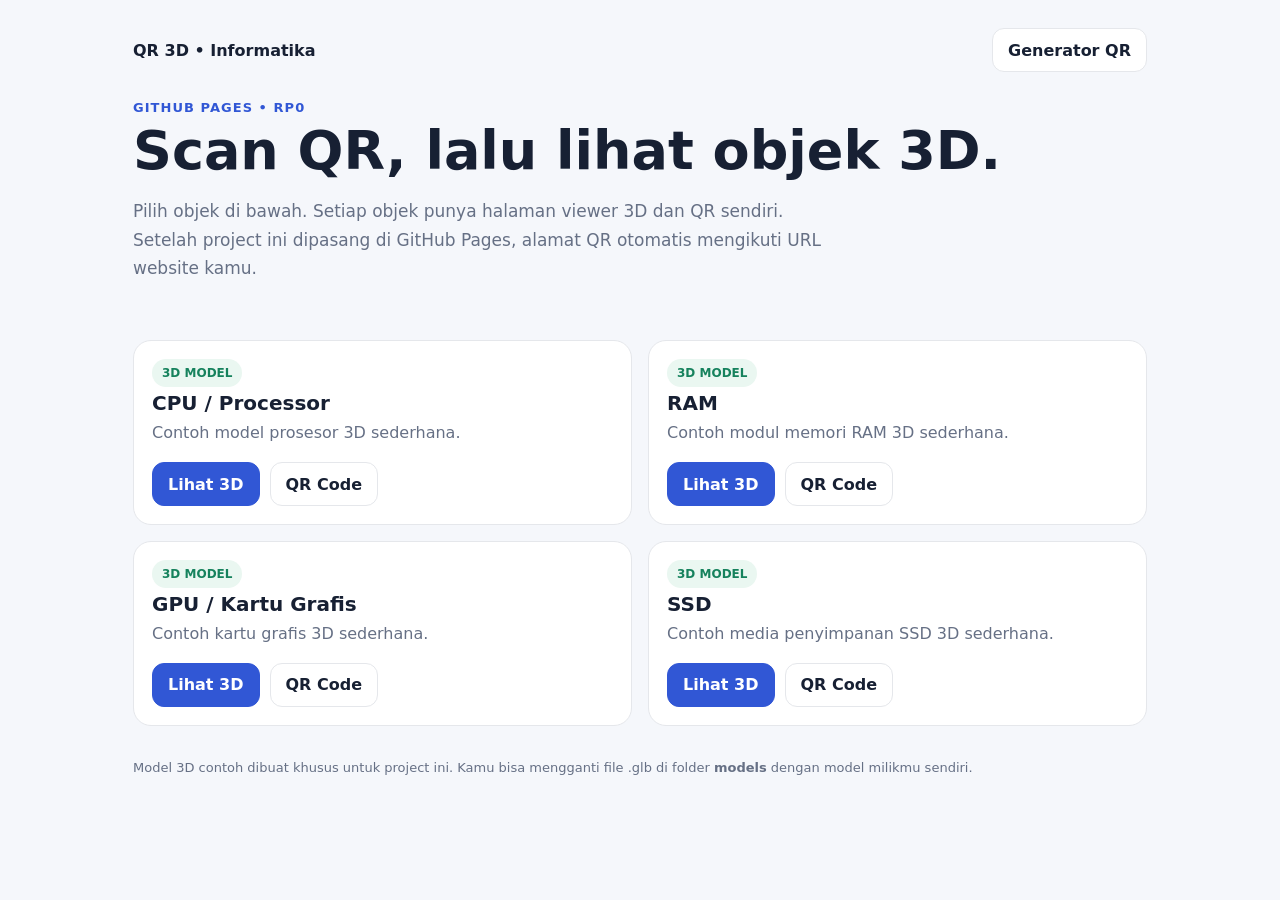
<file: index.html>
<!doctype html>
<html lang="id">
<head>
<meta charset="utf-8">
<meta name="viewport" content="width=device-width,initial-scale=1">
<title>QR 3D Informatika</title>
<link rel="stylesheet" href="assets/style.css">
</head>
<body>
<main class="shell">
  <div class="topbar">
    <div class="brand">QR 3D • Informatika</div>
    <a class="btn" href="qr.html?model=cpu">Generator QR</a>
  </div>

  <section class="hero">
    <div class="eyebrow">GitHub Pages • Rp0</div>
    <h1>Scan QR, lalu lihat objek 3D.</h1>
    <p class="lead">Pilih objek di bawah. Setiap objek punya halaman viewer 3D dan QR sendiri. Setelah project ini dipasang di GitHub Pages, alamat QR otomatis mengikuti URL website kamu.</p>
  </section>

  <section id="cards" class="grid"></section>

  <div class="footer">Model 3D contoh dibuat khusus untuk project ini. Kamu bisa mengganti file .glb di folder <b>models</b> dengan model milikmu sendiri.</div>
</main>
<script src="assets/models.js"></script>
<script>
const cards = document.getElementById('cards');
Object.entries(window.MODELS).forEach(([id,m])=>{
  const el=document.createElement('article');
  el.className='card';
  el.innerHTML=`<div class="badge">3D MODEL</div><h2>${m.name}</h2><p>${m.desc}</p>
    <div class="actions">
      <a class="btn primary" href="viewer.html?model=${encodeURIComponent(id)}">Lihat 3D</a>
      <a class="btn" href="qr.html?model=${encodeURIComponent(id)}">QR Code</a>
    </div>`;
  cards.appendChild(el);
});
</script>
</body>
</html>
</file>
<file: assets/style.css>
:root{
  --bg:#f5f7fb;--card:#fff;--text:#172033;--muted:#667085;--line:#e5e7eb;
  --primary:#3157d5;--primary2:#2241a6;--good:#16825d;
}
*{box-sizing:border-box}
html{font-family:Inter,ui-sans-serif,system-ui,-apple-system,BlinkMacSystemFont,"Segoe UI",sans-serif;background:var(--bg);color:var(--text)}
body{margin:0}
a{text-decoration:none;color:inherit}
.shell{max-width:1050px;margin:0 auto;padding:28px 18px 48px}
.hero{padding:28px 0 16px}
.eyebrow{font-weight:700;color:var(--primary);font-size:13px;letter-spacing:.08em;text-transform:uppercase}
h1{font-size:clamp(30px,5vw,54px);line-height:1.05;margin:8px 0 12px}
.lead{max-width:720px;color:var(--muted);font-size:17px;line-height:1.7}
.grid{display:grid;grid-template-columns:repeat(2,minmax(0,1fr));gap:16px;margin-top:24px}
.card{background:var(--card);border:1px solid var(--line);border-radius:18px;padding:18px}
.card h2{margin:4px 0 6px;font-size:20px}
.card p{color:var(--muted);line-height:1.55;margin:0 0 16px}
.actions{display:flex;gap:10px;flex-wrap:wrap}
.btn{display:inline-flex;align-items:center;justify-content:center;min-height:44px;padding:0 15px;border-radius:12px;border:1px solid var(--line);font-weight:700;background:#fff;cursor:pointer}
.btn.primary{background:var(--primary);border-color:var(--primary);color:#fff}
.btn.primary:hover{background:var(--primary2)}
.viewer-card{background:#fff;border:1px solid var(--line);border-radius:20px;overflow:hidden;margin-top:20px}
model-viewer{display:block;width:100%;height:min(64vw,560px);min-height:390px;background:linear-gradient(180deg,#eef2f8,#fff)}
.viewer-meta{padding:18px;display:flex;gap:14px;align-items:flex-start;justify-content:space-between;flex-wrap:wrap}
.viewer-meta p{color:var(--muted);margin:6px 0 0;line-height:1.55}
.badge{display:inline-flex;padding:7px 10px;border-radius:999px;background:#eaf7f1;color:var(--good);font-size:12px;font-weight:800}
.qr-wrap{display:grid;grid-template-columns:320px 1fr;gap:22px;margin-top:22px;align-items:start}
.qr-box{background:#fff;border:1px solid var(--line);border-radius:20px;padding:20px;text-align:center}
#qrcode{display:flex;justify-content:center;min-height:256px;align-items:center}
#qrcode canvas,#qrcode img{max-width:100%;height:auto!important}
.code{font-family:ui-monospace,SFMono-Regular,Menlo,monospace;background:#eef2f7;border-radius:12px;padding:13px;word-break:break-all;font-size:13px}
.small{font-size:13px;color:var(--muted);line-height:1.55}
.topbar{display:flex;justify-content:space-between;gap:12px;align-items:center}
.brand{font-weight:900}
.footer{margin-top:34px;color:var(--muted);font-size:13px}
@media(max-width:720px){
  .grid{grid-template-columns:1fr}
  .qr-wrap{grid-template-columns:1fr}
  model-viewer{height:55vh;min-height:360px}
}
</file>
